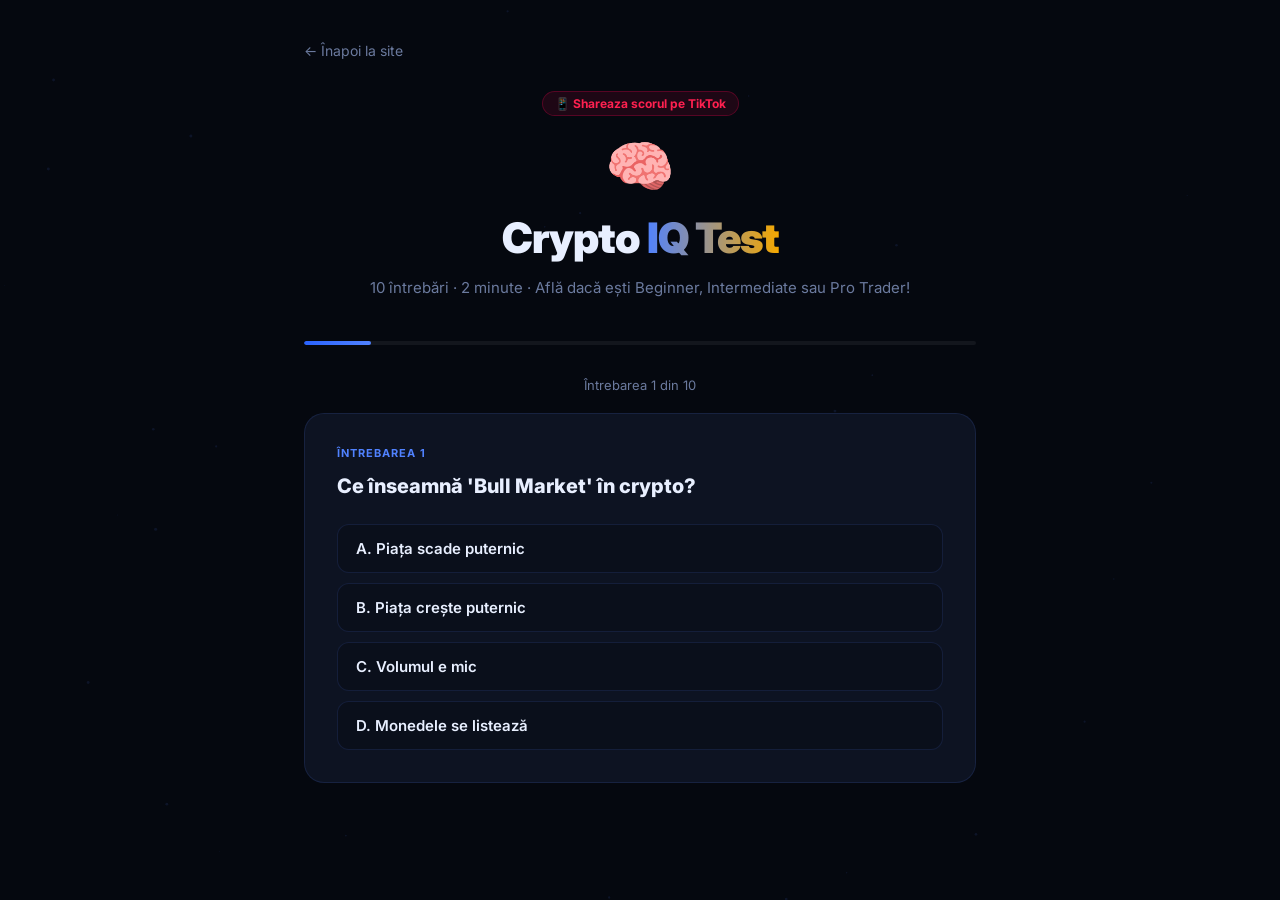
<file: panel/iq-test.html>
<!DOCTYPE html>
<html lang="ro">
<head>
  <meta charset="UTF-8"/>
  <meta name="viewport" content="width=device-width,initial-scale=1.0"/>
  <title>Crypto IQ Test — Romania Crypto Signals</title>
  <meta name="description" content="Cât de bun ești la crypto? Fă testul în 2 minute și află dacă ești Beginner, Intermediate sau Pro Trader!"/>
  <link rel="icon" type="image/png" href="/assets/rcb-logo.png"/>
  <link rel="preconnect" href="https://fonts.googleapis.com"/>
  <link href="https://fonts.googleapis.com/css2?family=Inter:wght@400;600;700;800;900&family=JetBrains+Mono:wght@700;800&display=swap" rel="stylesheet"/>
  <style>
    :root{--bg:#05080f;--bg2:#0a0e1a;--card:#0d1322;--border:rgba(70,100,200,0.18);--text:#e8efff;--muted:#6b7a9e;--blue:#2a63ff;--blue2:#5082ff;--green:#00d47e;--red:#ff2d55;--gold:#f5a800;}
    *{box-sizing:border-box;margin:0;padding:0}
    body{font-family:'Inter',system-ui,sans-serif;background:var(--bg);color:var(--text);min-height:100vh;overflow-x:hidden}
    #bgCanvas{position:fixed;inset:0;z-index:0;pointer-events:none;opacity:.3}
    .page{position:relative;z-index:1;max-width:720px;margin:0 auto;padding:40px 24px 80px}
    .back-link{display:inline-flex;align-items:center;gap:8px;color:var(--muted);text-decoration:none;font-size:14px;margin-bottom:32px;transition:color .2s}
    .back-link:hover{color:var(--text)}
    .page-header{text-align:center;margin-bottom:40px}
    .page-emoji{font-size:56px;display:block;animation:bounce .8s infinite alternate}
    @keyframes bounce{from{transform:translateY(0)}to{transform:translateY(-10px)}}
    h1{font-size:clamp(26px,5vw,42px);font-weight:900;letter-spacing:-1px;margin:12px 0}
    .grad{background:linear-gradient(90deg,#5082ff,#f5a800);-webkit-background-clip:text;background-clip:text;color:transparent}
    .page-sub{font-size:15px;color:var(--muted);line-height:1.7}
    .tiktok-badge{display:inline-flex;align-items:center;gap:6px;background:rgba(255,0,80,.1);border:1px solid rgba(255,0,80,.25);color:#ff2050;font-size:12px;font-weight:700;padding:4px 12px;border-radius:999px;margin-bottom:16px}
    /* Progress */
    .progress-bar{height:4px;background:rgba(255,255,255,.06);border-radius:2px;margin-bottom:32px;overflow:hidden}
    .progress-fill{height:100%;background:linear-gradient(90deg,var(--blue),var(--blue2));border-radius:2px;transition:width .5s cubic-bezier(.4,0,.2,1)}
    .q-counter{font-size:13px;color:var(--muted);text-align:center;margin-bottom:20px}
    /* Question */
    .q-card{background:var(--card);border:1px solid var(--border);border-radius:20px;padding:32px;margin-bottom:16px}
    .q-num{font-size:11px;font-weight:700;color:var(--blue2);text-transform:uppercase;letter-spacing:1px;margin-bottom:12px}
    .q-text{font-size:20px;font-weight:800;line-height:1.4;margin-bottom:24px}
    .options{display:flex;flex-direction:column;gap:10px}
    .opt-btn{
      padding:14px 18px;border-radius:12px;border:1.5px solid var(--border);
      background:rgba(0,0,0,.2);color:var(--text);font-size:15px;font-weight:600;
      cursor:pointer;font-family:inherit;transition:all .2s;text-align:left;
    }
    .opt-btn:hover{border-color:var(--blue2);background:rgba(42,99,255,.08);transform:translateX(4px)}
    .opt-btn.correct{background:rgba(0,212,126,.12);border-color:var(--green);color:var(--green)}
    .opt-btn.wrong{background:rgba(255,45,85,.12);border-color:var(--red);color:var(--red)}
    .opt-btn.disabled{cursor:default;transform:none}
    .explanation{background:rgba(0,0,0,.25);border:1px solid var(--border);border-radius:10px;padding:14px;font-size:13px;color:var(--muted);line-height:1.6;margin-top:12px;display:none}
    .explanation.show{display:block}
    .next-btn{width:100%;padding:15px;border-radius:12px;border:none;background:linear-gradient(135deg,var(--blue),var(--blue2));color:white;font-size:15px;font-weight:800;cursor:pointer;font-family:inherit;transition:all .2s;display:none;margin-top:12px}
    .next-btn:hover{transform:translateY(-2px);box-shadow:0 8px 24px rgba(42,99,255,.4)}
    .next-btn.show{display:block}
    /* Result */
    .result-screen{display:none;text-align:center}
    .result-screen.show{display:block}
    .result-badge{font-size:72px;margin-bottom:20px;animation:float 3s ease-in-out infinite}
    @keyframes float{0%,100%{transform:translateY(0)}50%{transform:translateY(-10px)}}
    .result-title{font-size:clamp(24px,5vw,40px);font-weight:900;letter-spacing:-1px;margin-bottom:8px}
    .result-level{font-size:16px;font-weight:700;padding:6px 20px;border-radius:999px;display:inline-block;margin-bottom:20px}
    .level-beginner{background:rgba(255,45,85,.15);color:var(--red);border:1px solid rgba(255,45,85,.3)}
    .level-intermediate{background:rgba(245,168,0,.15);color:var(--gold);border:1px solid rgba(245,168,0,.3)}
    .level-advanced{background:rgba(42,99,255,.15);color:var(--blue2);border:1px solid rgba(42,99,255,.3)}
    .level-pro{background:rgba(0,212,126,.15);color:var(--green);border:1px solid rgba(0,212,126,.3)}
    .score-ring{width:140px;height:140px;border-radius:50%;margin:24px auto;display:flex;align-items:center;justify-content:center;font-size:36px;font-weight:900;font-family:'JetBrains Mono',monospace;position:relative}
    .result-desc{font-size:15px;color:var(--muted);line-height:1.7;max-width:480px;margin:0 auto 28px}
    .result-cta{background:var(--card);border:1px solid var(--border);border-radius:16px;padding:24px;margin-bottom:20px}
    .result-cta h3{font-size:18px;font-weight:800;margin-bottom:8px}
    .result-cta p{font-size:14px;color:var(--muted);margin-bottom:16px}
    .cta-btn{display:inline-flex;align-items:center;gap:8px;padding:13px 24px;border-radius:12px;font-size:14px;font-weight:800;text-decoration:none;transition:all .2s;cursor:pointer;border:none;font-family:inherit}
    .cta-discord{background:#5865f2;color:white}
    .cta-retry{background:var(--card);border:1px solid var(--border);color:var(--text)}
    .cta-share{background:linear-gradient(135deg,var(--gold),#ffc840);color:#1a0800}
    .cta-btn:hover{transform:translateY(-2px);opacity:.9}
    .btns-row{display:flex;gap:10px;justify-content:center;flex-wrap:wrap}
    .score-answers{display:flex;gap:6px;justify-content:center;flex-wrap:wrap;margin:16px 0}
    .sa-dot{width:28px;height:28px;border-radius:50%;display:flex;align-items:center;justify-content:center;font-size:12px}
    .sa-dot.ok{background:rgba(0,212,126,.15);color:var(--green)}
    .sa-dot.nok{background:rgba(255,45,85,.15);color:var(--red)}
    @media(max-width:500px){.q-text{font-size:17px}.opt-btn{font-size:13px;padding:12px 14px}}
  </style>
</head>
<body>
<canvas id="bgCanvas"></canvas>
<div class="page">
  <a href="/" class="back-link">← Înapoi la site</a>
  <div class="page-header">
    <div class="tiktok-badge">📱 Shareaza scorul pe TikTok</div>
    <span class="page-emoji">🧠</span>
    <h1>Crypto <span class="grad">IQ Test</span></h1>
    <p class="page-sub">10 întrebări · 2 minute · Află dacă ești Beginner, Intermediate sau Pro Trader!</p>
  </div>

  <!-- Quiz -->
  <div id="quizSection">
    <div class="progress-bar"><div class="progress-fill" id="progressFill" style="width:10%"></div></div>
    <div class="q-counter" id="qCounter">Întrebarea 1 din 10</div>
    <div class="q-card">
      <div class="q-num" id="qNum">Întrebarea 1</div>
      <div class="q-text" id="qText">—</div>
      <div class="options" id="optionsContainer"></div>
      <div class="explanation" id="explanation"></div>
    </div>
    <button class="next-btn" id="nextBtn" onclick="nextQuestion()">Următoarea întrebare →</button>
  </div>

  <!-- Result -->
  <div class="result-screen" id="resultScreen">
    <div class="result-badge" id="rBadge">🏆</div>
    <div class="result-title" id="rTitle">Pro Trader!</div>
    <div class="result-level" id="rLevel">PRO</div>
    <div class="score-ring" id="scoreRing">
      <span id="scoreText">0/10</span>
    </div>
    <div class="score-answers" id="scoreAnswers"></div>
    <p class="result-desc" id="rDesc">—</p>
    <div class="result-cta" id="rCTA"></div>
    <div class="btns-row">
      <button class="cta-btn cta-share" onclick="shareScore()">📱 Shareaza pe TikTok</button>
      <a class="cta-btn cta-discord" href="https://discord.gg/romaniacrypto" target="_blank">💬 Join Discord</a>
      <button class="cta-btn cta-retry" onclick="retryTest()">🔄 Încearcă din nou</button>
    </div>
  </div>
</div>

<script>
const QUESTIONS = [
  {
    q: "Ce înseamnă 'Bull Market' în crypto?",
    opts: ["Piața scade puternic","Piața crește puternic","Volumul e mic","Monedele se listează"],
    correct: 1,
    exp: "🐂 Un Bull Market este o perioadă când prețurile cresc semnificativ. Opusul este Bear Market (piața scade). În crypto, bull run-urile pot dura luni întregi cu creșteri de 100-1000%."
  },
  {
    q: "RSI peste 70 înseamnă că o monedă este:",
    opts: ["Subevaluată — moment bun de cumpărat","Supraevaluată — posibil să scadă","În consolidare","Fără volum"],
    correct: 1,
    exp: "📊 RSI (Relative Strength Index) peste 70 = zona de supracumpărare (overbought). Asta nu înseamnă că scade sigur, dar e semnal de prudență. Sub 30 = subevaluată."
  },
  {
    q: "Ce este 'leverage' (levierul) în trading?",
    opts: ["O taxă a exchange-ului","Amplificarea puterii de cumpărare cu bani împrumutați","Un tip de monedă","Procesul de staking"],
    correct: 1,
    exp: "⚡ Leverage îți permite să controlezi o poziție mai mare cu capital mic. 10x leverage înseamnă că $100 controlează $1000. Profiturile se amplifică, DAR și pierderile — risc ridicat!"
  },
  {
    q: "Ce face MACD în analiza tehnică?",
    opts: ["Măsoară volumul","Identifică trenduri și momentum","Calculează capitalizarea","Arată prețul mediu pe 30 zile"],
    correct: 1,
    exp: "📈 MACD (Moving Average Convergence Divergence) arată forța și direcția trendului. Când linia MACD trece deasupra liniei semnal = semnal BUY. Sub = semnal SELL."
  },
  {
    q: "Ce este un 'Stop Loss'?",
    opts: ["Comanda care opreste bot-ul","Ordinul care vinde automat dacă prețul scade sub un nivel","Taxa de retragere","Profitul maxim posibil"],
    correct: 1,
    exp: "🛡️ Stop Loss este cel mai important instrument de management al riscului. Setezi un preț minim — dacă piața scade până acolo, poziția se închide automat, limitând pierderea."
  },
  {
    q: "Ce înseamnă 'DCA' în investiții crypto?",
    opts: ["Decentralized Crypto Asset","Dollar Cost Averaging — cumperi la intervale regulate","Digital Currency Account","Direct Crypto Access"],
    correct: 1,
    exp: "💰 DCA (Dollar Cost Averaging) = cumperi aceeași sumă în dolari la intervale regulate (ex: $100 pe lună în BTC), indiferent de preț. Astfel eviți să cumperi tot la vârf."
  },
  {
    q: "Ce sunt Bollinger Bands?",
    opts: ["Un tip de NFT","Benzi care arată volatilitatea și nivelele de suport/rezistență","Un exchange descentralizat","Portofelul hardware Ledger"],
    correct: 1,
    exp: "📏 Bollinger Bands constau din 3 linii: media mobilă simplă și 2 benzi (sus/jos) la 2 deviații standard. Când prețul atinge banda de jos = potențial moment de cumpărare."
  },
  {
    q: "Ce este 'market cap' (capitalizarea de piață)?",
    opts: ["Prețul maxim atins vreodată","Numărul total de tranzacții","Prețul × numărul de monede în circulație","Rezervele exchange-ului"],
    correct: 2,
    exp: "🏦 Market Cap = Preț × Supply circulant. BTC la $60,000 cu 19.5M monede = ~$1.17 trilioane. Market cap mare = monedă mai stabilă. Small cap = volatilitate mai mare."
  },
  {
    q: "Ce se întâmplă la un Bitcoin 'Halving'?",
    opts: ["Prețul BTC se înjumătățește","Recompensa minerilor se înjumătățește","Numărul de BTC se dublează","Exchange-urile suspendă tranzacțiile"],
    correct: 1,
    exp: "⛏️ La fiecare ~4 ani, recompensa pentru minarea unui bloc Bitcoin se înjumătățește. Asta reduce inflația BTC. Istoric, halvingurile au precedat bull run-uri majore (2016, 2020)."
  },
  {
    q: "Care este cea mai sigură metodă de a păstra crypto pe termen lung?",
    opts: ["Pe exchange (ex: Binance)","În portofel hardware (cold wallet)","Pe telefon în MetaMask","Pe un site random"],
    correct: 1,
    exp: "🔐 Cold wallet (hardware wallet, ex: Ledger, Trezor) este cel mai sigur. Cheile private sunt offline — nu pot fi hackate. 'Not your keys, not your coins' este regula de aur în crypto."
  }
];

let _current = 0, _score = 0, _answers = [];

function renderQuestion(){
  const q = QUESTIONS[_current];
  document.getElementById('qNum').textContent = `Întrebarea ${_current+1}`;
  document.getElementById('qText').textContent = q.q;
  document.getElementById('qCounter').textContent = `Întrebarea ${_current+1} din ${QUESTIONS.length}`;
  document.getElementById('progressFill').style.width = ((_current+1)/QUESTIONS.length*100)+'%';
  document.getElementById('explanation').className = 'explanation';
  document.getElementById('explanation').textContent = '';
  document.getElementById('nextBtn').className = 'next-btn';
  const cont = document.getElementById('optionsContainer');
  cont.innerHTML = q.opts.map((o,i) =>
    `<button class="opt-btn" onclick="answer(${i})" id="opt${i}">${String.fromCharCode(65+i)}. ${o}</button>`
  ).join('');
}

function answer(idx){
  const q = QUESTIONS[_current];
  const correct = idx === q.correct;
  if(correct) _score++;
  _answers.push(correct);
  document.querySelectorAll('.opt-btn').forEach((b,i) => {
    b.classList.add('disabled');
    b.onclick = null;
    if(i === q.correct) b.classList.add('correct');
    else if(i === idx && !correct) b.classList.add('wrong');
  });
  const exp = document.getElementById('explanation');
  exp.textContent = q.exp;
  exp.className = 'explanation show';
  document.getElementById('nextBtn').className = 'next-btn show';
  document.getElementById('nextBtn').textContent = _current < QUESTIONS.length-1 ? 'Următoarea întrebare →' : '🏆 Vezi rezultatul!';
}

function nextQuestion(){
  _current++;
  if(_current >= QUESTIONS.length){ showResult(); return; }
  renderQuestion();
}

function showResult(){
  document.getElementById('quizSection').style.display = 'none';
  const rs = document.getElementById('resultScreen');
  rs.className = 'result-screen show';
  const pct = Math.round((_score/QUESTIONS.length)*100);
  let badge, title, level, levelCls, desc, cta;
  if(_score <= 3){
    badge='🌱'; title='Crypto Beginner!'; level='BEGINNER 🌱'; levelCls='level-beginner';
    desc='Nu-i bai! Toată lumea a început de undeva. Alătură-te Discord-ului nostru și în 30 de zile vei ști mai mult decât 90% din oameni despre crypto.';
    cta=`<h3>🎓 Vrei să înveți crypto de la zero?</h3><p>Join Discord-ul nostru gratuit — avem canal dedicat educației crypto pentru beginners.</p><a class="cta-btn cta-discord" href="https://discord.gg/romaniacrypto" target="_blank">💬 Intru sa invat GRATUIT</a>`;
  } else if(_score <= 6){
    badge='📈'; title='Intermediate Trader!'; level='INTERMEDIATE 📈'; levelCls='level-intermediate';
    desc='Bine! Știi bazele și ești pe drumul cel bun. Cu semnalele noastre AI îți poți îmbunătăți dramatic timing-ul de intrare și ieșire.';
    cta=`<h3>📡 Semnale AI care îți completează cunoștințele</h3><p>Semnalele noastre FREE îți dau context pe care analiza ta o poate confirma.</p><a class="cta-btn cta-discord" href="https://discord.gg/romaniacrypto" target="_blank">📡 Semnale FREE pe Discord</a>`;
  } else if(_score <= 8){
    badge='🚀'; title='Advanced Trader!'; level='ADVANCED 🚀'; levelCls='level-advanced';
    desc='Impresionant! Știi ce faci. Semnalele noastre VIP cu RSI, MACD, Bollinger Bands sunt exact ce ai nevoie pentru execuții precise.';
    cta=`<h3>⭐ Ești gata pentru VIP</h3><p>La nivelul tău, semnalele cu Entry+TP+SL precise fac diferența între profit și break-even.</p><a class="cta-btn" style="background:linear-gradient(135deg,#f5a800,#ffc840);color:#1a0800" href="https://discord.gg/romaniacrypto" target="_blank">💎 Încearcă VIP — $25/lună</a>`;
  } else {
    badge='🏆'; title='Pro Trader!'; level='PRO TRADER 🏆'; levelCls='level-pro';
    desc='Respect! Ești în top 1% al cunoștințelor crypto. Semnalele noastre VIP cu AI scoring sunt instrumentul perfect pentru un Pro ca tine.';
    cta=`<h3>🤝 Pro la Pro</h3><p>Semnalele noastre sunt construite pentru traderi ca tine — entry precis, multiple TP-uri, SL calculat, scor AI pe fiecare semnal.</p><a class="cta-btn" style="background:linear-gradient(135deg,#f5a800,#ffc840);color:#1a0800" href="https://discord.gg/romaniacrypto" target="_blank">💎 Acces VIP — $25/lună</a>`;
  }
  document.getElementById('rBadge').textContent = badge;
  document.getElementById('rTitle').textContent = title;
  document.getElementById('rLevel').textContent = level;
  document.getElementById('rLevel').className = 'result-level '+levelCls;
  document.getElementById('scoreText').textContent = `${_score}/10`;
  const ring = document.getElementById('scoreRing');
  const col = pct>=70?'var(--green)':pct>=40?'var(--gold)':'var(--red)';
  ring.style.background = `conic-gradient(${col} ${pct*3.6}deg, rgba(255,255,255,0.05) ${pct*3.6}deg)`;
  ring.style.boxShadow = `0 0 40px ${col}33`;
  const dots = document.getElementById('scoreAnswers');
  dots.innerHTML = _answers.map((a,i) => `<div class="sa-dot ${a?'ok':'nok'}">${a?'✓':'✗'}</div>`).join('');
  document.getElementById('rDesc').textContent = desc;
  document.getElementById('rCTA').innerHTML = cta;
  window._quizResult = {score:_score, pct, level:level.split(' ')[0]};
}

function shareScore(){
  if(!window._quizResult) return;
  const {score,pct,level}=window._quizResult;
  const text=`🧠 Mi-am testat Crypto IQ-ul pe Romania Crypto Signals!\n\nScor: ${score}/10 (${pct}%)\nNivel: ${level}\n\nTu ce scor iei? 👇\nromaniacryptosignals.up.railway.app/iq-test.html\n\n#crypto #bitcoin #cryptoromania #investitii`;
  navigator.clipboard.writeText(text).then(()=>alert('✅ Text copiat! Lipeste-l pe TikTok cu un screenshot al rezultatului!'));
}

function retryTest(){
  _current=0; _score=0; _answers=[];
  document.getElementById('resultScreen').className='result-screen';
  document.getElementById('quizSection').style.display='block';
  renderQuestion();
}

// Particles
(function(){const c=document.getElementById('bgCanvas');if(!c)return;const ctx=c.getContext('2d');let w,h,pts;function resize(){w=c.width=window.innerWidth;h=c.height=window.innerHeight;pts=Array.from({length:35},()=>({x:Math.random()*w,y:Math.random()*h,vx:(Math.random()-.5)*.3,vy:(Math.random()-.5)*.3,r:Math.random()*1.2+.4}));}resize();window.addEventListener('resize',resize);(function draw(){ctx.clearRect(0,0,w,h);for(let i=0;i<pts.length;i++){const p=pts[i];p.x+=p.vx;p.y+=p.vy;if(p.x<0||p.x>w)p.vx*=-1;if(p.y<0||p.y>h)p.vy*=-1;ctx.beginPath();ctx.arc(p.x,p.y,p.r,0,Math.PI*2);ctx.fillStyle='rgba(90,130,255,.35)';ctx.fill();}requestAnimationFrame(draw);})();})();

renderQuestion();
</script>
</body>
</html>
</file>
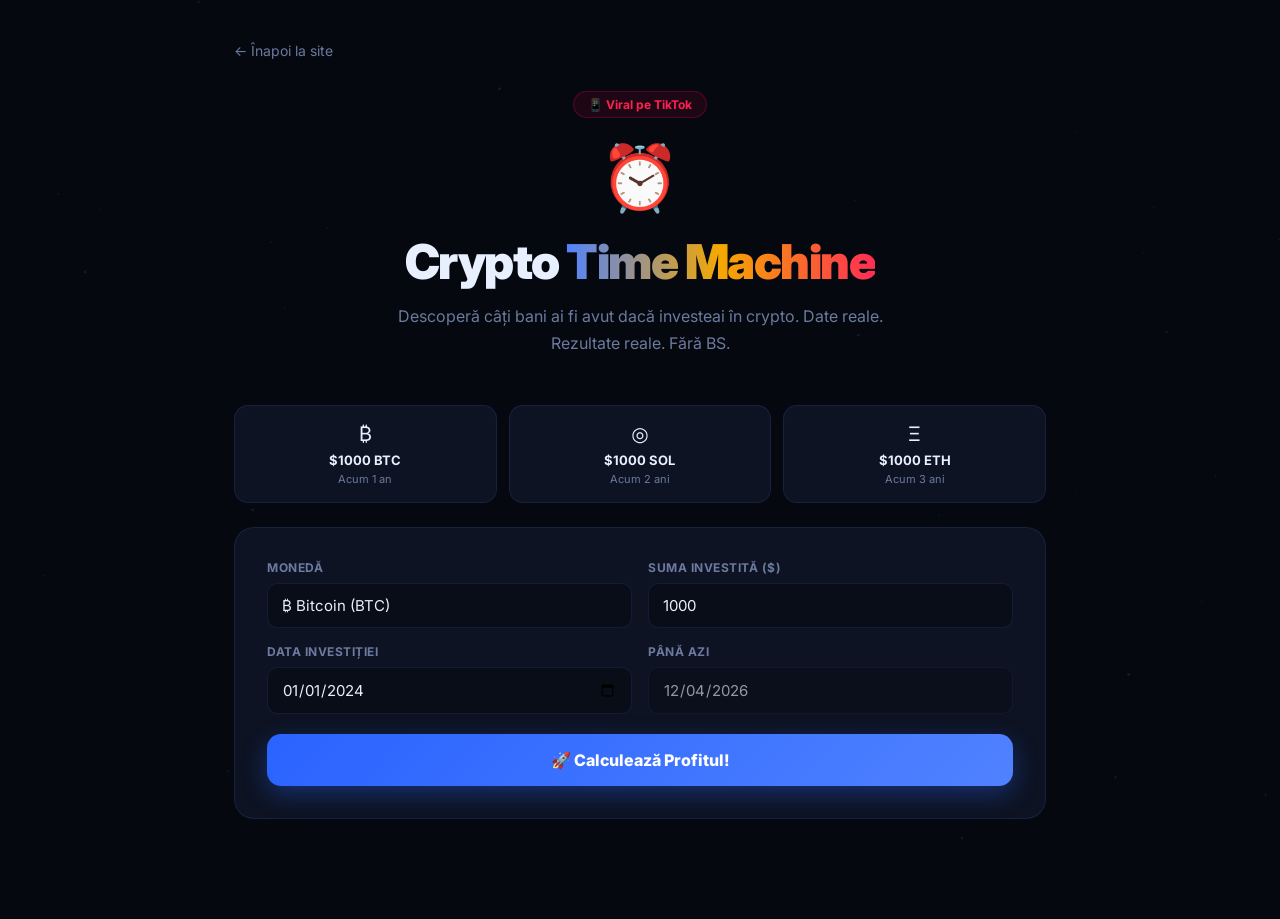
<file: panel/time-machine.html>
<!DOCTYPE html>
<html lang="ro">
<head>
  <meta charset="UTF-8"/>
  <meta name="viewport" content="width=device-width,initial-scale=1.0"/>
  <title>Crypto Time Machine — Romania Crypto Signals</title>
  <meta name="description" content="Dacă investeai $1000 în Bitcoin acum 1 an, aveai azi $X? Calculează profitul tău crypto cu Time Machine-ul nostru."/>
  <link rel="icon" type="image/png" href="/assets/rcb-logo.png"/>
  <link rel="preconnect" href="https://fonts.googleapis.com"/>
  <link href="https://fonts.googleapis.com/css2?family=Inter:wght@400;600;700;800;900&family=JetBrains+Mono:wght@600;800&display=swap" rel="stylesheet"/>
  <style>
    :root{--bg:#05080f;--bg2:#0a0e1a;--card:#0d1322;--border:rgba(70,100,200,0.18);--text:#e8efff;--muted:#6b7a9e;--blue:#2a63ff;--blue2:#5082ff;--green:#00d47e;--red:#ff2d55;--gold:#f5a800;}
    *{box-sizing:border-box;margin:0;padding:0}
    html{scroll-behavior:smooth}
    body{font-family:'Inter',system-ui,sans-serif;background:var(--bg);color:var(--text);min-height:100vh;overflow-x:hidden}
    #bgCanvas{position:fixed;inset:0;z-index:0;pointer-events:none;opacity:.35}
    .page{position:relative;z-index:1;max-width:860px;margin:0 auto;padding:40px 24px 80px}
    .back-link{display:inline-flex;align-items:center;gap:8px;color:var(--muted);text-decoration:none;font-size:14px;margin-bottom:32px;transition:color .2s}
    .back-link:hover{color:var(--text)}
    .page-header{text-align:center;margin-bottom:48px}
    .page-emoji{font-size:64px;margin-bottom:16px;display:block;animation:float 4s ease-in-out infinite}
    @keyframes float{0%,100%{transform:translateY(0)}50%{transform:translateY(-12px)}}
    h1{font-size:clamp(28px,5vw,48px);font-weight:900;letter-spacing:-1.5px;margin-bottom:12px}
    .grad{background:linear-gradient(90deg,#5082ff,#f5a800,#ff2d55);-webkit-background-clip:text;background-clip:text;color:transparent}
    .page-sub{font-size:16px;color:var(--muted);max-width:500px;margin:0 auto;line-height:1.7}
    .tiktok-badge{display:inline-flex;align-items:center;gap:8px;background:rgba(255,0,80,.1);border:1px solid rgba(255,0,80,.25);color:#ff2050;font-size:12px;font-weight:700;padding:5px 14px;border-radius:999px;margin-bottom:20px}
    .card{background:var(--card);border:1px solid var(--border);border-radius:20px;padding:32px;margin-bottom:20px}
    .form-grid{display:grid;grid-template-columns:1fr 1fr;gap:16px;margin-bottom:20px}
    .field{display:flex;flex-direction:column;gap:8px}
    .field label{font-size:12px;font-weight:700;color:var(--muted);text-transform:uppercase;letter-spacing:.5px}
    .field select,.field input{background:rgba(0,0,0,.3);border:1px solid var(--border);border-radius:10px;padding:12px 14px;color:var(--text);font-size:15px;font-family:inherit;outline:none;transition:border-color .2s;-webkit-appearance:none}
    .field select:focus,.field input:focus{border-color:var(--blue2)}
    .calc-btn{width:100%;padding:16px;border-radius:14px;border:none;background:linear-gradient(135deg,var(--blue),var(--blue2));color:white;font-size:16px;font-weight:800;cursor:pointer;font-family:inherit;transition:all .2s;box-shadow:0 8px 24px rgba(42,99,255,.35)}
    .calc-btn:hover{transform:translateY(-2px);box-shadow:0 12px 32px rgba(42,99,255,.5)}
    .result-card{display:none;background:linear-gradient(135deg,rgba(42,99,255,.08),rgba(245,168,0,.05));border:2px solid var(--border);border-radius:20px;padding:40px;text-align:center;margin-top:20px;position:relative;overflow:hidden}
    .result-card.show{display:block}
    .result-card::before{content:'';position:absolute;top:-60px;right:-60px;width:300px;height:300px;background:radial-gradient(circle,rgba(245,168,0,.1),transparent 70%);border-radius:50%;pointer-events:none}
    .result-label{font-size:14px;color:var(--muted);text-transform:uppercase;letter-spacing:1px;margin-bottom:8px}
    .result-invested{font-size:20px;font-weight:700;color:var(--muted);margin-bottom:16px}
    .result-value{font-size:clamp(36px,8vw,72px);font-weight:900;font-family:'JetBrains Mono',monospace;margin-bottom:8px}
    .result-value.profit{color:var(--green)}
    .result-value.loss{color:var(--red)}
    .result-pct{font-size:22px;font-weight:800;margin-bottom:24px}
    .result-pct.profit{color:var(--green)}
    .result-pct.loss{color:var(--red)}
    .result-breakdown{display:grid;grid-template-columns:1fr 1fr 1fr;gap:12px;margin:24px 0}
    .rb-item{background:rgba(0,0,0,.25);border:1px solid var(--border);border-radius:12px;padding:14px}
    .rb-val{font-size:18px;font-weight:800;font-family:'JetBrains Mono',monospace}
    .rb-lbl{font-size:11px;color:var(--muted);margin-top:4px}
    .result-msg{font-size:14px;color:var(--muted);line-height:1.6;margin-bottom:24px;background:rgba(0,0,0,.2);padding:14px;border-radius:10px}
    .share-btns{display:flex;gap:10px;justify-content:center;flex-wrap:wrap}
    .share-btn{padding:11px 20px;border-radius:10px;font-size:13px;font-weight:700;cursor:pointer;font-family:inherit;border:none;transition:all .2s;text-decoration:none;display:inline-flex;align-items:center;gap:6px}
    .share-tiktok{background:#ff2050;color:white}
    .share-discord{background:#5865f2;color:white}
    .share-copy{background:var(--card);border:1px solid var(--border);color:var(--text)}
    .share-btn:hover{transform:translateY(-2px);opacity:.9}
    .examples{display:grid;grid-template-columns:repeat(3,1fr);gap:12px;margin-top:24px}
    .example-card{background:var(--card);border:1px solid var(--border);border-radius:14px;padding:16px;cursor:pointer;transition:all .2s;text-align:center}
    .example-card:hover{border-color:var(--blue2);transform:translateY(-2px)}
    .ex-coin{font-size:20px;margin-bottom:6px}
    .ex-title{font-size:13px;font-weight:700;margin-bottom:4px}
    .ex-sub{font-size:11px;color:var(--muted)}
    .loading-spinner{display:none;text-align:center;padding:20px;font-size:14px;color:var(--muted)}
    .loading-spinner.show{display:block}
    .error-msg{display:none;color:var(--red);text-align:center;padding:12px;background:rgba(255,45,85,.08);border:1px solid rgba(255,45,85,.2);border-radius:10px;margin-top:12px;font-size:13px}
    .error-msg.show{display:block}
    @media(max-width:600px){.form-grid{grid-template-columns:1fr}.result-breakdown{grid-template-columns:1fr 1fr}.examples{grid-template-columns:1fr 1fr}}
  </style>
</head>
<body>
<canvas id="bgCanvas"></canvas>
<div class="page">
  <a href="/" class="back-link">← Înapoi la site</a>
  <div class="page-header">
    <div class="tiktok-badge">📱 Viral pe TikTok</div>
    <span class="page-emoji">⏰</span>
    <h1>Crypto <span class="grad">Time Machine</span></h1>
    <p class="page-sub">Descoperă câți bani ai fi avut dacă investeai în crypto. Date reale. Rezultate reale. Fără BS.</p>
  </div>

  <!-- Quick examples -->
  <div class="examples" style="margin-bottom:24px">
    <div class="example-card" onclick="quickCalc('bitcoin','2024-01-01',1000)">
      <div class="ex-coin">₿</div>
      <div class="ex-title">$1000 BTC</div>
      <div class="ex-sub">Acum 1 an</div>
    </div>
    <div class="example-card" onclick="quickCalc('solana','2023-01-01',1000)">
      <div class="ex-coin">◎</div>
      <div class="ex-title">$1000 SOL</div>
      <div class="ex-sub">Acum 2 ani</div>
    </div>
    <div class="example-card" onclick="quickCalc('ethereum','2022-01-01',1000)">
      <div class="ex-coin">Ξ</div>
      <div class="ex-title">$1000 ETH</div>
      <div class="ex-sub">Acum 3 ani</div>
    </div>
  </div>

  <div class="card">
    <div class="form-grid">
      <div class="field">
        <label>Monedă</label>
        <select id="coin">
          <option value="bitcoin">₿ Bitcoin (BTC)</option>
          <option value="ethereum">Ξ Ethereum (ETH)</option>
          <option value="solana">◎ Solana (SOL)</option>
          <option value="binancecoin">BNB</option>
          <option value="ripple">XRP</option>
          <option value="cardano">ADA</option>
          <option value="dogecoin">🐕 Dogecoin (DOGE)</option>
          <option value="avalanche-2">AVAX</option>
          <option value="chainlink">LINK</option>
          <option value="matic-network">MATIC</option>
          <option value="shiba-inu">🐕 Shiba Inu (SHIB)</option>
          <option value="pepe">🐸 PEPE</option>
        </select>
      </div>
      <div class="field">
        <label>Suma investită ($)</label>
        <input type="number" id="amount" value="1000" min="1" max="1000000" step="100"/>
      </div>
      <div class="field">
        <label>Data investiției</label>
        <input type="date" id="dateFrom" value="2024-01-01"/>
      </div>
      <div class="field">
        <label>Până azi</label>
        <input type="date" id="dateTo" readonly style="opacity:.6;cursor:not-allowed"/>
      </div>
    </div>
    <button class="calc-btn" onclick="calculate()">🚀 Calculează Profitul!</button>
    <div class="loading-spinner" id="loadingSpinner">⏳ Se calculează cu date reale de la CoinGecko…</div>
    <div class="error-msg" id="errorMsg"></div>
  </div>

  <div class="result-card" id="resultCard">
    <div class="result-label">Ai investit</div>
    <div class="result-invested" id="rInvested">$1,000</div>
    <div class="result-label" style="margin-top:8px">Valoarea ta azi ar fi</div>
    <div class="result-value" id="rValue">$0</div>
    <div class="result-pct" id="rPct">+0%</div>
    <div class="result-breakdown">
      <div class="rb-item">
        <div class="rb-val" id="rProfit">$0</div>
        <div class="rb-lbl">Profit / Pierdere</div>
      </div>
      <div class="rb-item">
        <div class="rb-val" id="rPriceStart">$0</div>
        <div class="rb-lbl">Preț la cumpărare</div>
      </div>
      <div class="rb-item">
        <div class="rb-val" id="rPriceNow">$0</div>
        <div class="rb-lbl">Preț acum</div>
      </div>
    </div>
    <div class="result-msg" id="rMsg"></div>
    <div class="share-btns">
      <button class="share-btn share-tiktok" onclick="shareToTikTok()">🎵 Shareaza pe TikTok</button>
      <a class="share-btn share-discord" href="https://discord.gg/romaniacrypto" target="_blank">💬 Join Discord VIP</a>
      <button class="share-btn share-copy" onclick="copyResult()">📋 Copiaza rezultatul</button>
    </div>
  </div>
</div>

<script>
const $ = id => document.getElementById(id);
$('dateTo').value = new Date().toISOString().split('T')[0];

function fmt(n){ return '$'+Math.round(n).toLocaleString('en-US'); }
function fmtP(n){ return (n>=0?'+':'')+n.toFixed(1)+'%'; }

const MSGS = {
  huge: n => `🤯 WOW! Ai fi făcut ${fmtP(n)} profit! Asta înseamnă că $1 investit s-ar fi transformat în $${(1+n/100).toFixed(2)}. Ăsta e puterea crypto — și de aceea oamenii smart intră devreme!`,
  good: n => `🚀 Profit solid de ${fmtP(n)}! Mai bine decât orice bancă din România care îți dă 5-6% pe an. Cu semnalele noastre VIP poți optimiza momentul perfect de intrare.`,
  small: n => `📈 ${fmtP(n)} profit — nu spectaculos, dar peste inflație! Timing-ul contează enorm în crypto. Semnalele noastre AI identifică momentele optime de intrare și ieșire.`,
  loss: n => `📉 ${fmtP(n)} în această perioadă. Crypto e volatil — dar cu semnale bune poți evita capcanele și intra la momentul potrivit. Join-ează Discord-ul nostru pentru semnale FREE!`,
};

async function calculate(coinOverride, dateOverride, amtOverride){
  const coin = coinOverride || $('coin').value;
  const amt = amtOverride || parseFloat($('amount').value) || 1000;
  const dateFrom = dateOverride || $('dateFrom').value;
  const dateTo = $('dateTo').value;
  
  if(!dateFrom){ showErr('Selectează o dată de start!'); return; }
  if(new Date(dateFrom) >= new Date(dateTo)){ showErr('Data de start trebuie să fie în trecut!'); return; }

  $('loadingSpinner').className='loading-spinner show';
  $('resultCard').className='result-card';
  $('errorMsg').className='error-msg';

  try{
    const fromTs = Math.floor(new Date(dateFrom).getTime()/1000);
    const toTs = Math.floor(new Date(dateTo).getTime()/1000);
    const url = `https://api.coingecko.com/api/v3/coins/${coin}/market_chart/range?vs_currency=usd&from=${fromTs}&to=${toTs}`;
    const res = await fetch(url);
    if(!res.ok) throw new Error('API error '+res.status);
    const data = await res.json();
    const prices = data.prices;
    if(!prices||prices.length<2) throw new Error('Date insuficiente');
    
    const priceStart = prices[0][1];
    const priceEnd = prices[prices.length-1][1];
    const qty = amt / priceStart;
    const valueNow = qty * priceEnd;
    const profit = valueNow - amt;
    const pct = ((priceEnd - priceStart) / priceStart) * 100;
    
    $('rInvested').textContent = fmt(amt);
    $('rValue').textContent = fmt(valueNow);
    $('rValue').className = 'result-value '+(profit>=0?'profit':'loss');
    $('rPct').textContent = fmtP(pct);
    $('rPct').className = 'result-pct '+(pct>=0?'profit':'loss');
    $('rProfit').textContent = (profit>=0?'+':'')+fmt(profit);
    $('rProfit').style.color = profit>=0?'var(--green)':'var(--red)';
    $('rPriceStart').textContent = '$'+priceStart.toFixed(2);
    $('rPriceNow').textContent = '$'+priceEnd.toFixed(2);
    
    let msg;
    if(pct>200) msg=MSGS.huge(pct);
    else if(pct>20) msg=MSGS.good(pct);
    else if(pct>=0) msg=MSGS.small(pct);
    else msg=MSGS.loss(pct);
    $('rMsg').textContent=msg;
    
    $('resultCard').className='result-card show';
    $('resultCard').scrollIntoView({behavior:'smooth',block:'center'});
    window._lastResult={coin,amt,dateFrom,pct,valueNow,profit};
  }catch(e){
    showErr('Eroare la încărcare date. Încearcă altă monedă sau perioadă.');
  }finally{
    $('loadingSpinner').className='loading-spinner';
  }
}

function quickCalc(coin,date,amt){
  $('coin').value=coin; $('amount').value=amt; $('dateFrom').value=date;
  calculate();
}

function showErr(msg){
  $('loadingSpinner').className='loading-spinner';
  $('errorMsg').textContent=msg;
  $('errorMsg').className='error-msg show';
}

function shareToTikTok(){
  if(!window._lastResult) return;
  const {coin,amt,dateFrom,pct,valueNow}=window._lastResult;
  const text=`💰 Dacă investeam $${amt} în ${coin.toUpperCase()} pe ${dateFrom}, aveam azi $${Math.round(valueNow).toLocaleString()} (${pct>=0?'+':''}${pct.toFixed(0)}%)! 🚀 Calculează și tu pe romaniacryptosignals.up.railway.app ⏰ #crypto #bitcoin #investitii #romania`;
  navigator.clipboard.writeText(text).then(()=>alert('✅ Text copiat! Lipeste-l pe TikTok cu un screen recording al rezultatului!'));
}

function copyResult(){
  if(!window._lastResult) return;
  const {amt,valueNow,pct}=window._lastResult;
  navigator.clipboard.writeText(`Dacă investeam $${amt}, aveam azi $${Math.round(valueNow).toLocaleString()} (${pct>=0?'+':''}${pct.toFixed(1)}%)! | Romania Crypto Signals`);
  alert('✅ Copiat!');
}

// Particles bg
(function(){
  const c=$('bgCanvas'); if(!c) return;
  const ctx=c.getContext('2d'); let w,h,pts;
  function resize(){w=c.width=window.innerWidth;h=c.height=window.innerHeight;pts=Array.from({length:40},()=>({x:Math.random()*w,y:Math.random()*h,vx:(Math.random()-.5)*.3,vy:(Math.random()-.5)*.3,r:Math.random()*1.2+.4}));}
  resize(); window.addEventListener('resize',resize);
  (function draw(){ctx.clearRect(0,0,w,h);for(let i=0;i<pts.length;i++){const p=pts[i];p.x+=p.vx;p.y+=p.vy;if(p.x<0||p.x>w)p.vx*=-1;if(p.y<0||p.y>h)p.vy*=-1;ctx.beginPath();ctx.arc(p.x,p.y,p.r,0,Math.PI*2);ctx.fillStyle='rgba(90,130,255,.4)';ctx.fill();}requestAnimationFrame(draw);})();
})();
</script>
</body>
</html>
</file>
